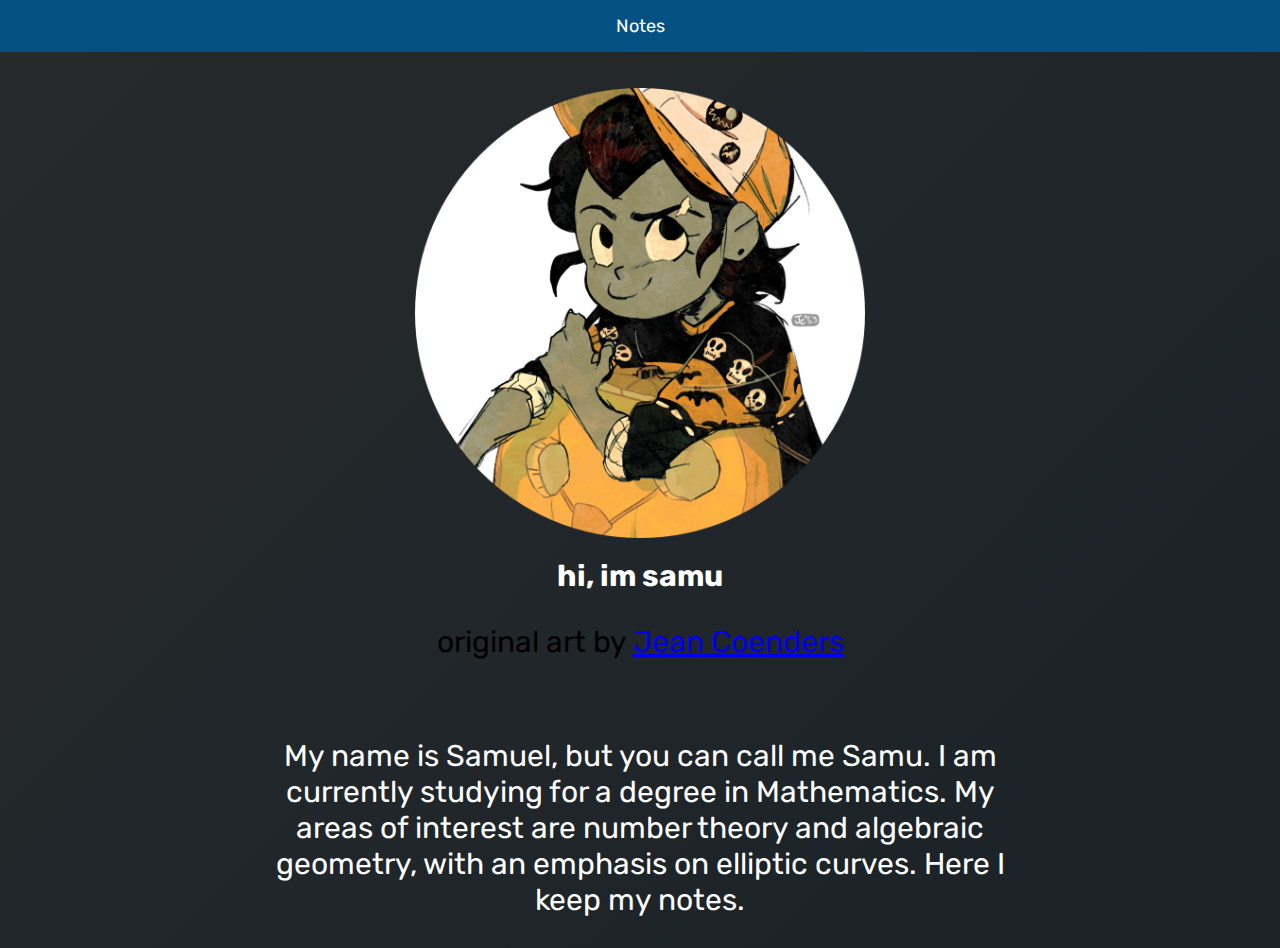
<file: index.html>
<!DOCTYPE html>
<html>
<head>
    <title>Samueldoa</title>
    <link rel="stylesheet" href="style.css" />
    <script type="text/javascript" src="script.js"></script>
    <link rel="icon" type="image/ppg" href="imagenes/luz.png">
    <link rel="preconnect" href="https://fonts.googleapis.com">
    <link rel="preconnect" href="https://fonts.gstatic.com" crossorigin>
    <link href="https://fonts.googleapis.com/css2?family=Rubik:ital,wght@0,300..900;1,300..900&display=swap" rel="stylesheet">
</head>

<body>
    <header>
        <nav class="navbar">
            <ul>
                <li><a href="notes.html">Notes</a></li>
            </ul>
        </nav>
    </header>
    <br>
    <br>
    <img src="imagenes/luz.png" height="450" width="450" class="center">
    <h1><font color="white">hi, im samu</font></h1>
    <p>original art by <a href="https://x.com/JeanCoenders" target="_blank" title="Jean Coenders twitter page">Jean Coenders</a></p>
    <br>
</body>

<main>
    <div>
        <p><font color="white">
            My name is Samuel, but you can call me Samu. I am currently studying for a degree in Mathematics.
            My areas of interest are number theory and algebraic geometry, with an emphasis on elliptic curves. Here I keep my notes.
        </font></p>
    </div>
</main>
<html>
</file>
<file: style.css>
/* Aquí decimos que las siguientes reglas aplicaran al tag body en general. */
body {
  /* Gradiente del fondo */
  background: linear-gradient(-45deg,rgb(19, 57, 83), rgb(19, 57, 83), #162026, #272a2c);
  background-size: 400% 400%;
  animation: gradient 120s ease infinite;

  /* El ancho del contenido de la página tomará 80% del total de ella
   y estará centrado */
  width: 100%;
  margin-left: auto;
  margin-right: auto;

  /* Pongo un espacio vertical entre los límites de la página y el contenido */
  margin-top: auto;
  margin-bottom: auto;
}

/* Esto hace que la gradiente se mueva */
@keyframes gradient {
  0% {
    background-position: 0% 50%;
  }
  50% {
    background-position: 100% 50%;
  }
  100% {
    background-position: 0% 50%;
  }
}

/* Cualquier tag de este listado tendrá su texto centrado y usala la siguiente familia de fuentes */
p,
h1,
h2 {
  font-family: "Rubik", Courier, monospace;
  font-size: 30px;
  text-align: center;
  margin-left: auto;
  margin-right: auto;
}

div {
  font-family: "Rubik", Courier, monospace;
  text-align: center;
  margin-left: 250px;
  margin-right: 250px;
}


/* Cualquier elemento con esta clase asignada tendra este tamaño de fuente y un underline*/
.titulo {
  font-size: 40px;
  text-decoration: underline;
}

.center {
  display: block;
  margin-left: auto;
  margin-right: auto;
}

.subtitulo {
  font-size: 30px;
}

/* Los elementos de esta clase tendrán texto en itálica y negrita*/
.enfasis {
  font-style: Rubik;
  font-weight: bold;
}

/* Estilo para la barra de navegación */
.navbar ul{
  font-family: "Rubik", Courier, monospace;
  list-style-type: none;
  background-color: #055183; /* Color de fondo original */
  padding: 15px; /* Espacio alrededor */
  margin: 0; /* Elimina márgenes predeterminados */
  text-align: center; /* Centra los elementos de la lista */
}

.navbar li{
  display: inline; /* Coloca los elementos de la lista en línea */
  margin: 0 15px; /* Espacio entre los elementos */
}

.navbar a{
  text-decoration: none; /* Elimina el subrayado por defecto */
  color: white; /* Texto blanco */
  font-size: 18px; /* Tamaño de fuente adecuado */
  padding: 10px 15px; /* Relleno alrededor del texto */
}

.navbar a:hover {
  color: white; /* Mantiene el color blanco en el hover */
}
</file>
